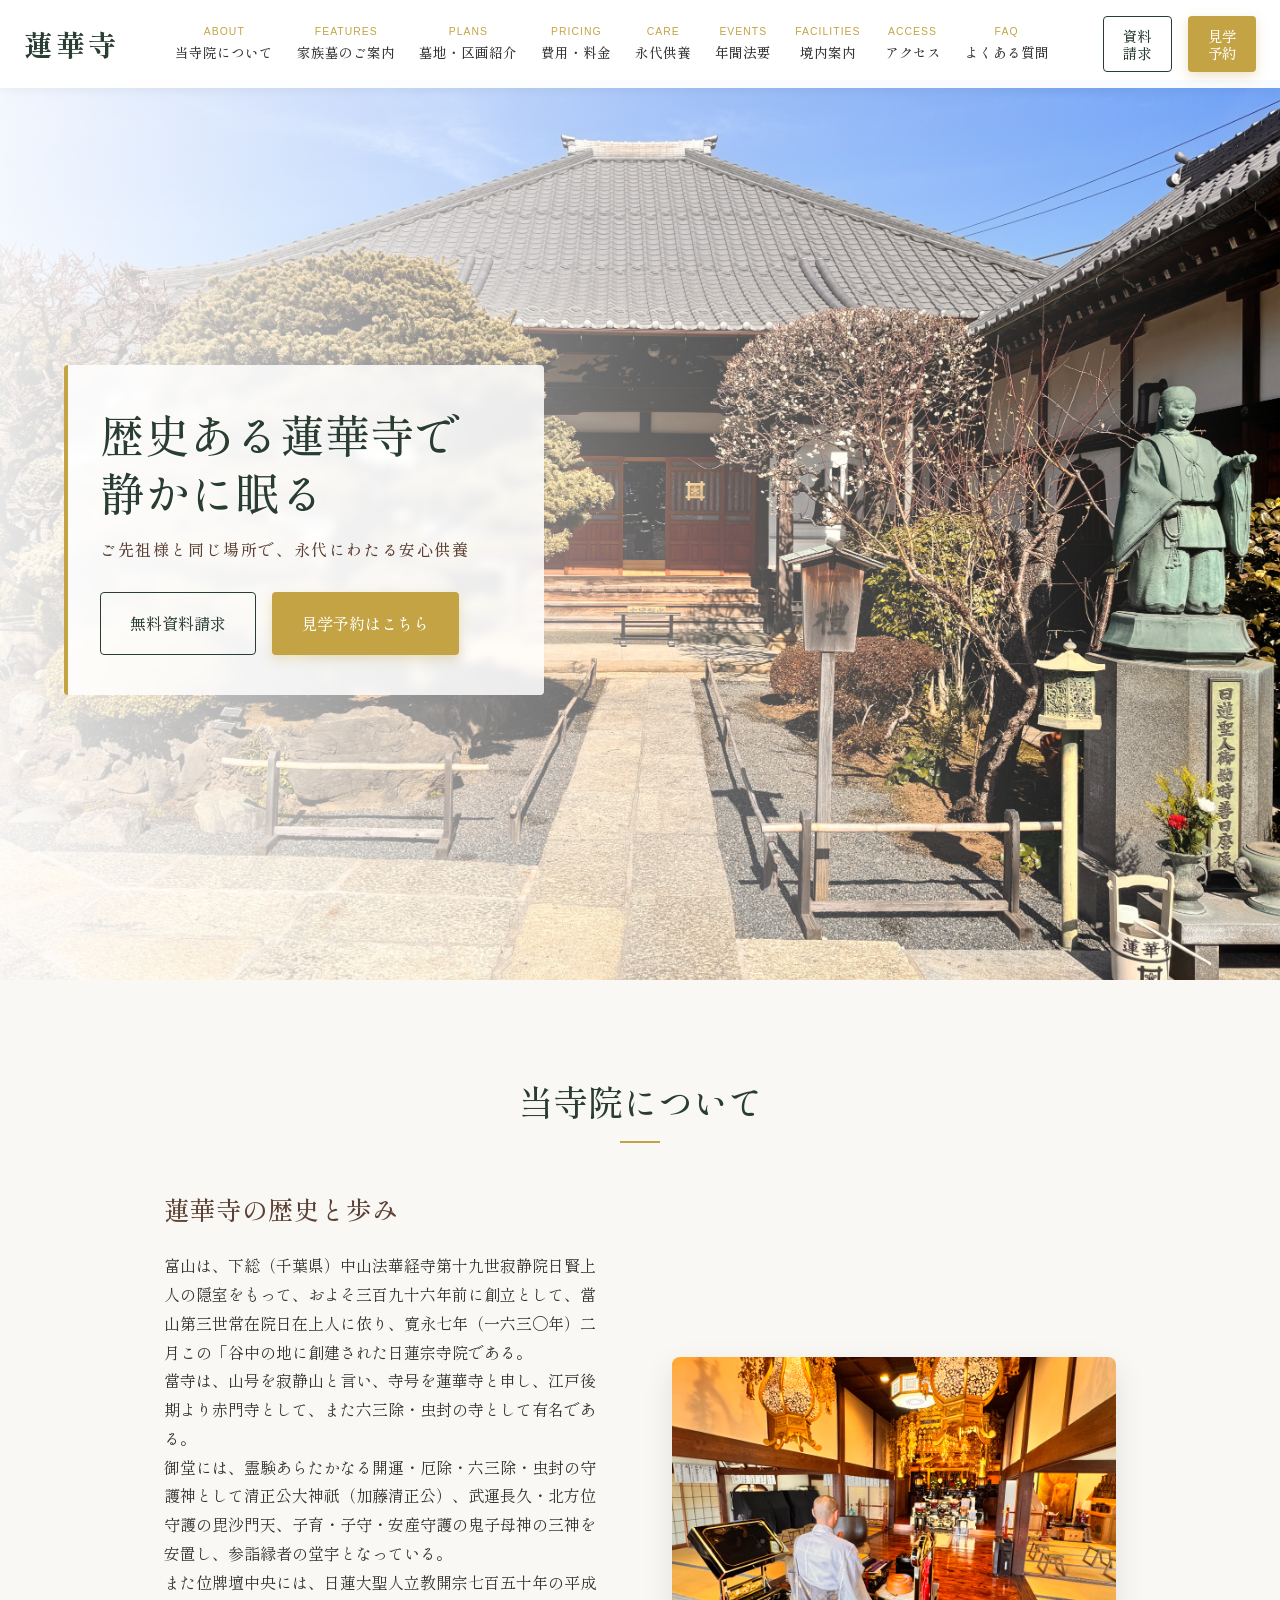
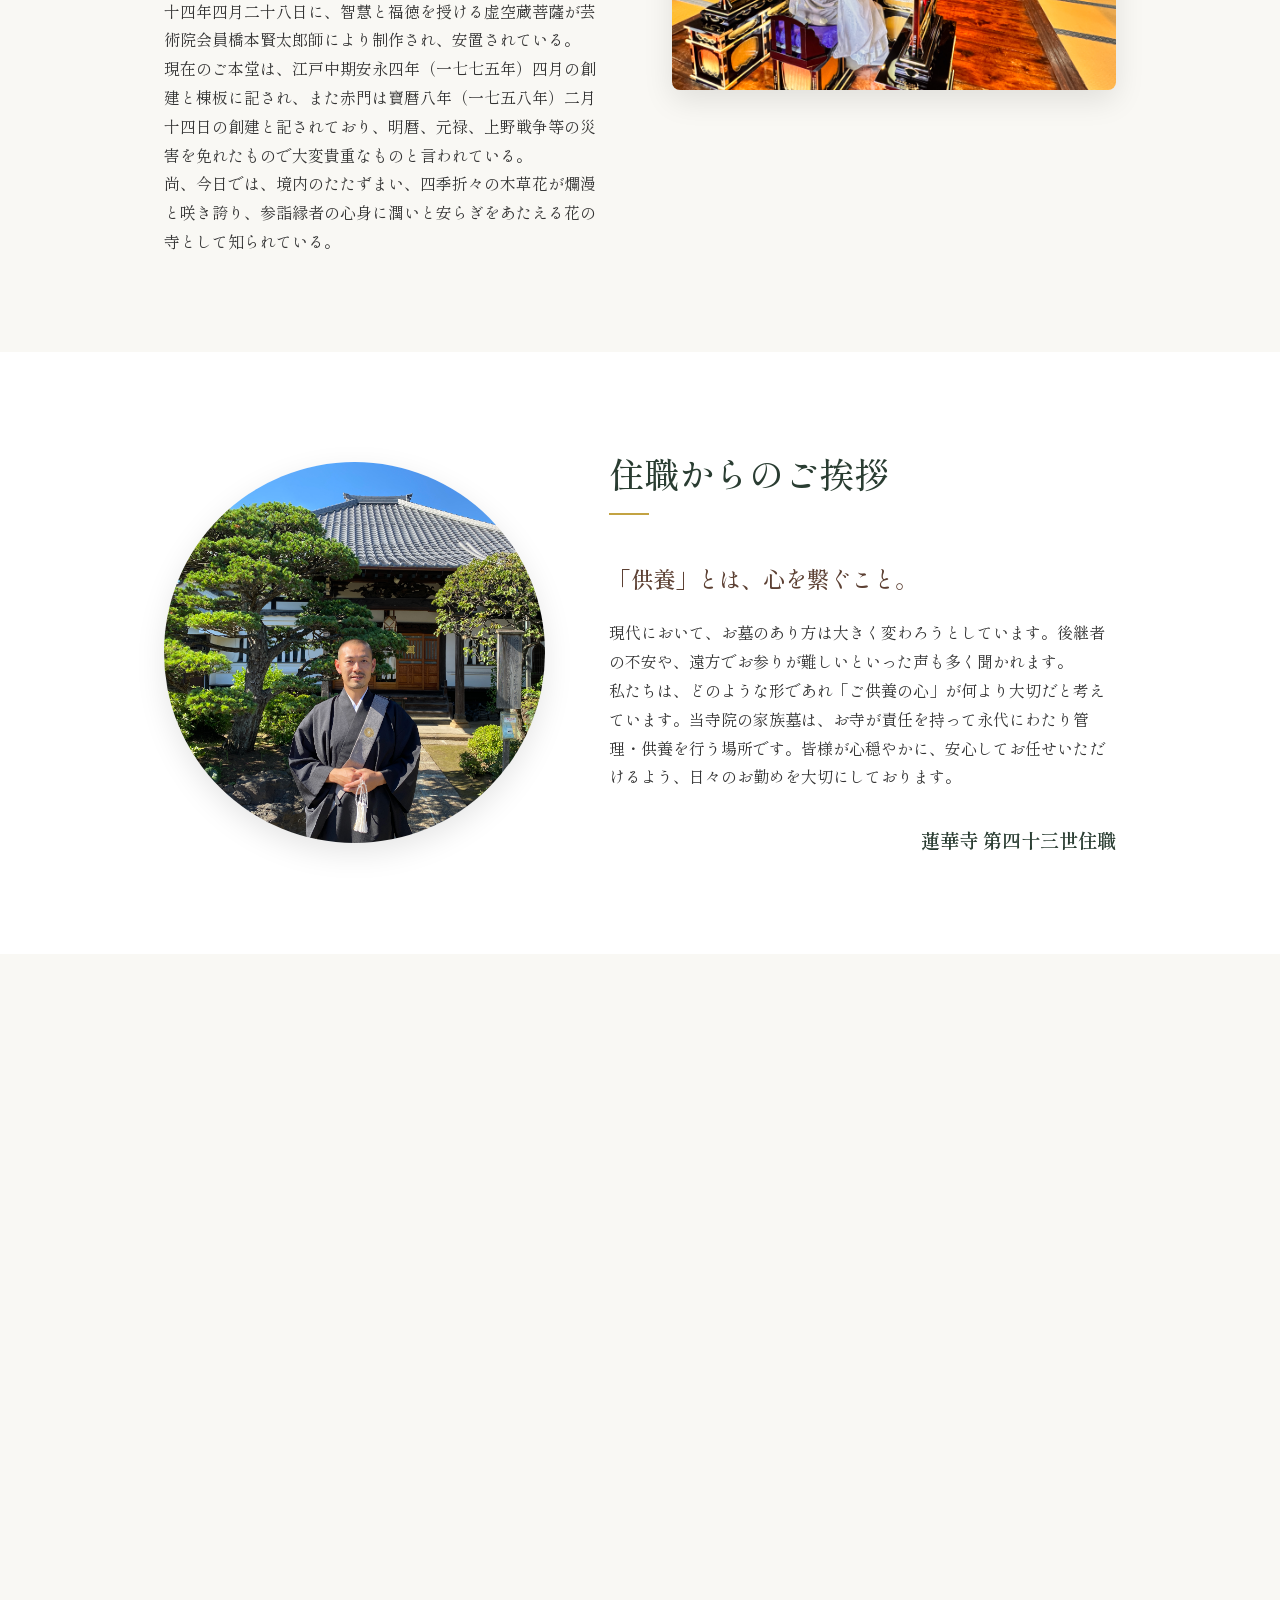
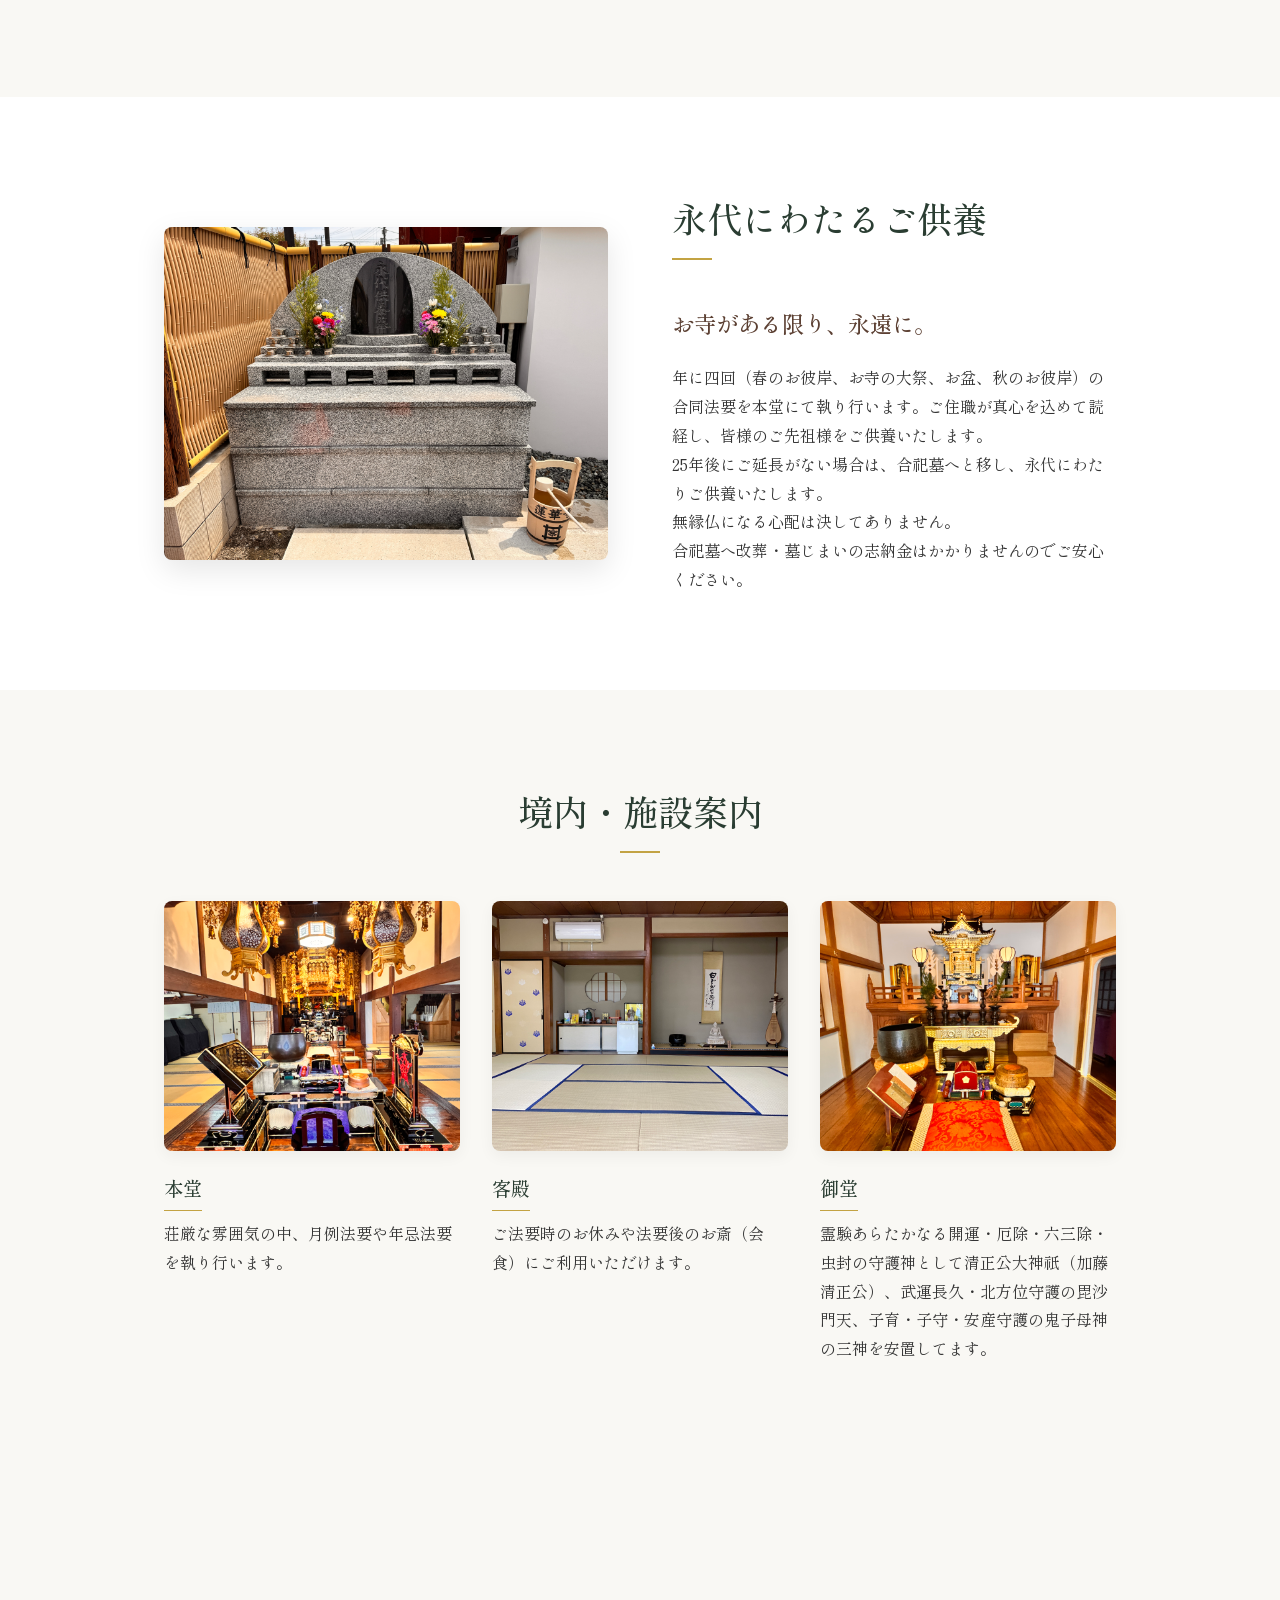
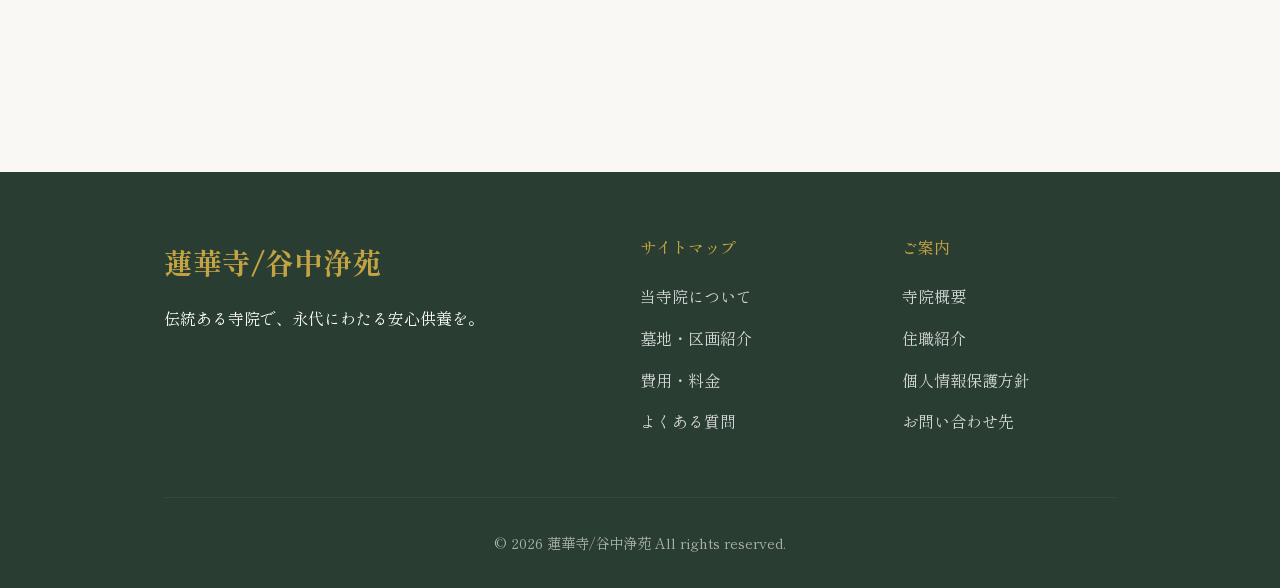
<file: index.html>
<!DOCTYPE html>
<html lang="ja">

<head>
    <meta charset="UTF-8">
    <meta name="viewport" content="width=device-width, initial-scale=1.0">
    <title>【公式】蓮華寺 谷中浄苑の家族墓 - 伝統ある寺院で安心の永代供養（台東区谷中）</title>
    <meta name="description" content="伝統ある寺院の境内にある家族墓の公式サイト。ご夫婦、ご家族で安心して眠れる永代供養付きのお墓です。">
    <link rel="stylesheet" href="styles.css?v=10">
    <!-- Google Fonts for Mincho -->
    <link rel="preconnect" href="https://fonts.googleapis.com">
    <link rel="preconnect" href="https://fonts.gstatic.com" crossorigin>
    <link href="https://fonts.googleapis.com/css2?family=Shippori+Mincho:wght@400;500;600;700&display=swap"
        rel="stylesheet">
</head>

<body>
    <header class="header">
        <div class="header-inner container fade-in">
            <a href="#" class="logo">
                <span class="logo-kanji">蓮華寺</span>
            </a>
            <nav class="global-nav">
                <ul>
                    <li><a href="#about"><span class="nav-en">ABOUT</span><span class="nav-ja">当寺院について</span></a></li>
                    <li><a href="#features"><span class="nav-en">FEATURES</span><span class="nav-ja">家族墓のご案内</span></a></li>
                    <li><a href="#plans"><span class="nav-en">PLANS</span><span class="nav-ja">墓地・区画紹介</span></a></li>
                    <li><a href="#pricing"><span class="nav-en">PRICING</span><span class="nav-ja">費用・料金</span></a></li>
                    <li><a href="#perpetual"><span class="nav-en">CARE</span><span class="nav-ja">永代供養</span></a></li>
                    <li><a href="#events"><span class="nav-en">EVENTS</span><span class="nav-ja">年間法要</span></a></li>
                    <li><a href="#facilities"><span class="nav-en">FACILITIES</span><span class="nav-ja">境内案内</span></a></li>
                    <li><a href="#access"><span class="nav-en">ACCESS</span><span class="nav-ja">アクセス</span></a></li>
                    <li><a href="#faq"><span class="nav-en">FAQ</span><span class="nav-ja">よくある質問</span></a></li>
                </ul>
            </nav>
            <div class="header-actions">
                <a href="#request" class="btn btn-outline btn-sm">資料<br>請求</a>
                <a href="#reserve" class="btn btn-primary btn-sm">見学<br>予約</a>
            </div>
            <button class="menu-toggle" aria-label="Menu" aria-expanded="false">
                <span></span><span></span><span></span>
            </button>
        </div>
    </header>
    <main>
        <!-- Hero Section -->
        <section class="hero fade-in">
            <div class="hero-bg" style="background-image: url('images/hero_bg.JPG');"></div>
            <div class="hero-content container">
                <div class="hero-text-box fade-in">
                    <h1 class="hero-catchphrase">
                        <span class="catch-main">歴史ある蓮華寺で<br>静かに眠る</span>
                        <span class="catch-sub">ご先祖様と同じ場所で、永代にわたる安心供養</span>
                    </h1>
                    <div class="hero-buttons">
                        <a href="#request" class="btn btn-outline btn-hero">無料資料請求</a>
                        <a href="#reserve" class="btn btn-primary btn-hero">見学予約はこちら</a>
                    </div>
                </div>
            </div>
        </section>
        <!-- Temple Intro -->
        <section id="about" class="section fade-in">
            <div class="container">
                <h2 class="section-title">当寺院について</h2>
                <div class="about-grid">
                    <div class="about-text">
                        <h3 class="about-subtitle">蓮華寺の歴史と歩み</h3>
                        <p>富山は、下総（千葉県）中山法華経寺第十九世寂静院日賢上人の隠室をもって、およそ三百九十六年前に創立として、當山第三世常在院日在上人に依り、寛永七年（一六三〇年）二月この「谷中の地に創建された日蓮宗寺院である。<br>
當寺は、山号を寂静山と言い、寺号を蓮華寺と申し、江戸後期より赤門寺として、また六三除・虫封の寺として有名である。<br>
御堂には、霊験あらたかなる開運・厄除・六三除・虫封の守護神として清正公大神祇（加藤清正公）、武運長久・北方位守護の毘沙門天、子育・子守・安産守護の鬼子母神の三神を安置し、参詣縁者の堂宇となっている。<br>
また位牌壇中央には、日蓮大聖人立教開宗七百五十年の平成十四年四月二十八日に、智慧と福徳を授ける虚空蔵菩薩が芸術院会員橋本賢太郎師により制作され、安置されている。<br>
現在のご本堂は、江戸中期安永四年（一七七五年）四月の創建と棟板に記され、また赤門は寶暦八年（一七五八年）二月十四日の創建と記されており、明暦、元禄、上野戦争等の災害を免れたもので大変貴重なものと言われている。<br>
尚、今日では、境内のたたずまい、四季折々の木草花が爛漫と咲き誇り、参詣縁者の心身に潤いと安らぎをあたえる花の寺として知られている。</p>
                    </div>
                    <div class="about-image">
                        <img src="images/hondou.JPG" alt="蓮華寺 本堂">
                    </div>
                </div>
            </div>
        </section>

        <!-- Priest Message -->
        <section id="message" class="section bg-light fade-in">
            <div class="container message-container">
                <div class="message-image">
                    <img src="images/priest_new.JPG" alt="住職">
                </div>
                <div class="message-text">
                    <h2 class="section-title text-left">住職からのご挨拶</h2>
                    <h3 class="message-catch">「供養」とは、心を繋ぐこと。</h3>
                    <p>現代において、お墓のあり方は大きく変わろうとしています。後継者の不安や、遠方でお参りが難しいといった声も多く聞かれます。</p>
                    <p>私たちは、どのような形であれ「ご供養の心」が何より大切だと考えています。当寺院の家族墓は、お寺が責任を持って永代にわたり管理・供養を行う場所です。皆様が心穏やかに、安心してお任せいただけるよう、日々のお勤めを大切にしております。
                    </p>
                    <p class="message-name">蓮華寺 第四十三世住職</p>
                </div>
            </div>
        </section>

        <!-- Features -->
        <section id="features" class="section fade-in">
            <div class="container">
                <h2 class="section-title">蓮華寺 家族墓 5つの特徴</h2>
                <div class="features-split">
                    <div class="features-image-wrapper fade-in">
                        <img src="images/kazokuhaka2.png" alt="蓮華寺 家族墓 外観" class="features-split-image">
                    </div>
                    <div class="features-list-wrapper">
                        <div class="feature-item-horizontal fade-in">
                            <span class="feature-item-num">一</span>
                            <div class="feature-item-content">
                                <h3>寺院が永代管理する安心感</h3>
                                <p>歴史あるお寺が責任を持って管理いたします。<br>無縁仏になるご心配はありません。</p>
                            </div>
                        </div>
                        <div class="feature-item-horizontal fade-in">
                            <span class="feature-item-num">二</span>
                            <div class="feature-item-content">
                                <h3>後継者不要</h3>
                                <p>お子様やご親族に負担をかけたくないという方に最適なプランです。</p>
                            </div>
                        </div>
                        <div class="feature-item-horizontal fade-in">
                            <span class="feature-item-num">三</span>
                            <div class="feature-item-content">
                                <h3>いつでもお参り可能</h3>
                                <p>お好きな時にいつでもお参りいただけます。<br>都心を忘れてしまうほど静かな環境です。</p>
                            </div>
                        </div>
                        <div class="feature-item-horizontal fade-in">
                            <span class="feature-item-num">四</span>
                            <div class="feature-item-content">
                                <h3>ご先祖様の墓所と近い安心</h3>
                                <p>境内に位置しているため、本堂の仏様やご先祖様のすぐそばで安らかに眠ることができます。</p>
                            </div>
                        </div>
                        <div class="feature-item-horizontal fade-in">
                            <span class="feature-item-num">五</span>
                            <div class="feature-item-content">
                                <h3>檀家でなくても利用可能</h3>
                                <p>過去の宗旨・宗派は問いません。檀家もしくは会員制からお選びいただけます。</p>
                            </div>
                        </div>
                    </div>
                </div>
            </div>
        </section>
        <!-- Plans Section -->
        <section id="plans" class="section bg-light fade-in">
            <div class="container">
                <h2 class="section-title">プラン・区画のご案内</h2>
                <div class="plans-grid">
                    <!-- Plan 1 -->
                    <div class="plan-card fade-in">
                        <div class="plan-header">合祀（ごうし）タイプ</div>
                        <div class="plan-body">
                            <div class="plan-price"><span>15</span>万円〜<span>（非課税）</span></div>
                            <ul class="plan-details">
                                <li>埋葬人数: 制限なし</li>
                                <li>特徴: 個別の埋葬期間はなく他の方と一緒に合祀墓に埋葬いたします。</li>
                                <li>年間管理費不要</li>
                            </ul>
                            <a href="#request" class="btn btn-outline plan-btn">詳細・資料請求</a>
                        </div>
                    </div>
                    <!-- Plan 2 -->
                    <div class="plan-card fade-in plan-featured">
                        <div class="plan-badge">人気プラン</div>
                        <div class="plan-header">家族墓1〜3霊用</div>
                        <div class="plan-body">
                            <div class="plan-price"><span>136</span>万円〜<span>（非課税）</span></div>
                            <ul class="plan-details">
                                <li>埋葬人数: 1〜3霊</li>
                                <li>特徴: 専用の容器に移し替え個別で埋葬いたします。安置期間は25年間・延長も可能です。（分骨や粉骨はいたしません。）<br>墓誌に俗名と法名を彫刻いたします。</li>
                                <li>護持費：12,000円/年×25年</li>
                            </ul>
                            <a href="#request" class="btn btn-primary plan-btn">詳細・資料請求</a>
                        </div>
                    </div>
                    <!-- Plan 3 -->
                    <div class="plan-card fade-in">
                        <div class="plan-header">家族墓1〜5霊用</div>
                        <div class="plan-body">
                            <div class="plan-price"><span>204</span><span class="small-decimal">.9</span>万円〜<span>（非課税）</span></div>
                            <ul class="plan-details">
                                <li>埋葬人数: 1〜5霊</li>
                                <li>特徴: 専用の容器に移し替え個別で埋葬いたします。安置期間は25年間・延長も可能です。（分骨や粉骨はいたしません。）<br>墓誌に俗名と法名を彫刻いたします。</li>
                                <li>護持費：12,000円/年×25年</li>
                            </ul>
                            <a href="#request" class="btn btn-outline plan-btn">詳細・資料請求</a>
                        </div>
                    </div>
                </div>
            </div>
        </section>

        <!-- Pricing Notice Section -->
        <section id="pricing" class="section fade-in">
            <div class="container text-center">
                <h2 class="section-title">安心の明瞭会計</h2>
                <p class="pricing-lead">お申し込みの前に法要のご希望などをヒヤリング。総費用の詳細をご提示します。</p>
            </div>
        </section>

        <!-- Perpetual Care -->
        <section id="perpetual" class="section bg-light fade-in">
            <div class="container">
                <div class="perpetual-grid">
                    <div class="perpetual-image">
                        <img src="images/eitai.JPG" alt="永代供養">
                    </div>
                    <div class="perpetual-text">
                        <h2 class="section-title text-left">永代にわたるご供養</h2>
                        <h3 class="perpetual-subtitle">お寺がある限り、永遠に。</h3>
                        <p>年に四回（春のお彼岸、お寺の大祭、お盆、秋のお彼岸）の合同法要を本堂にて執り行います。ご住職が真心を込めて読経し、皆様のご先祖様をご供養いたします。</p>
                        <p>25年後にご延長がない場合は、合祀墓へと移し、永代にわたりご供養いたします。<br>無縁仏になる心配は決してありません。<br>合祀墓へ改葬・墓じまいの志納金はかかりませんのでご安心ください。</p>
                    </div>
                </div>
            </div>
        </section>
        <!-- Facilities -->
        <section id="facilities" class="section fade-in">
            <div class="container text-center">
                <h2 class="section-title">境内・施設案内</h2>
                <div class="facilities-grid">
                    <div class="facility-item fade-in">
                        <div class="facility-img" style="background-image: url('images/hondou1.JPG');"></div>
                        <h3>本堂</h3>
                        <p>荘厳な雰囲気の中、月例法要や年忌法要を執り行います。</p>
                    </div>
                    <div class="facility-item fade-in">
                        <div class="facility-img" style="background-image: url('images/kyakukma.JPG');"></div>
                        <h3>客殿</h3>
                        <p>ご法要時のお休みや法要後のお斎（会食）にご利用いただけます。</p>
                    </div>
                    <div class="facility-item fade-in">
                        <div class="facility-img" style="background-image: url('images/odou.JPG');"></div>
                        <h3>御堂</h3>
                        <p>霊験あらたかなる開運・厄除・六三除・虫封の守護神として清正公大神祇（加藤清正公）、武運長久・北方位守護の毘沙門天、子育・子守・安産守護の鬼子母神の三神を安置してます。</p>
                    </div>
                </div>
            </div>
        </section>

        <!-- Testimonials -->
        <section id="testimonials" class="section bg-light fade-in">
            <div class="container">
                <h2 class="section-title">お客様の声</h2>
                <div class="testimonials-grid">
                    <div class="testimonial-card fade-in">
                        <p class="testimonial-text">「子供が遠方に住んでいるため、将来の負担をかけたくないと思いこちらを選びました。お寺が直接管理してくれるので、本当に安心しています。」</p>
                        <p class="testimonial-author">60代 ご夫婦</p>
                    </div>
                    <div class="testimonial-card fade-in">
                        <p class="testimonial-text">「自然あふれる環境に一目惚れしました。見学の際の住職の温かいお言葉にも救われ、ここなら主人も安らかに眠れると確信しました。」</p>
                        <p class="testimonial-author">70代 女性</p>
                    </div>
                    <div class="testimonial-card fade-in">
                        <p class="testimonial-text">「駅から近く、いつでも気軽にお参りに行けるのが良いです。本堂から聞こえる読経の声に心が洗われます。」</p>
                        <p class="testimonial-author">50代 男性</p>
                    </div>
                </div>
            </div>
        </section>
        <!-- Annual Events -->
        <section id="events" class="section fade-in">
            <div class="container">
                <h2 class="section-title">年間行事</h2>
                <div class="annual-events-wrapper">
                    <ul class="vertical-events-list">
                        <li class="vertical-event-item">
                            <span class="vertical-event-date">三月二十日</span>
                            <span class="vertical-event-name">春彼岸会</span>
                        </li>
                        <li class="vertical-event-item">
                            <span class="vertical-event-date">五月二十四日</span>
                            <span class="vertical-event-name">清正公大祭</span>
                        </li>
                        <li class="vertical-event-item">
                            <span class="vertical-event-date">七月二十三日</span>
                            <span class="vertical-event-name">盂蘭盆施餓鬼会</span>
                        </li>
                        <li class="vertical-event-item">
                            <span class="vertical-event-date">九月二十三日</span>
                            <span class="vertical-event-name">秋彼岸会</span>
                        </li>
                        <li class="vertical-event-item">
                            <span class="vertical-event-date">十月二十三日</span>
                            <span class="vertical-event-name">御会式</span>
                        </li>
                    </ul>
                </div>
            </div>
        </section>

        <!-- FAQ -->
        <section id="faq" class="section bg-light fade-in">
            <div class="container">
                <h2 class="section-title">よくある質問</h2>
                <div class="faq-container">
                    <div class="faq-item">
                        <button class="faq-q">宗派は問われますか？<span class="faq-icon">+</span></button>
                        <div class="faq-a">
                            <p>過去の宗旨・宗派は一切問いません。どなたでもご利用いただけます。</p>
                        </div>
                    </div>
                    <div class="faq-item">
                        <button class="faq-q">檀家になる必要はありますか？<span class="faq-icon">+</span></button>
                        <div class="faq-a">
                            <p>お申込みにあたり檀家になっていただく義務はございません。ご寄付の強要もありませんのでご安心ください。</p>
                        </div>
                    </div>
                    <div class="faq-item">
                        <button class="faq-q">管理費はかかりますか？<span class="faq-icon">+</span></button>
                        <div class="faq-a">
                            <p>ご契約後にかかる年間管理費は一切不要です。</p>
                        </div>
                    </div>
                    <div class="faq-item">
                        <button class="faq-q">ご遺骨がなくても申し込めますか？<span class="faq-icon">+</span></button>
                        <div class="faq-a">
                            <p>はい、生前のお申込みも多数承っております。</p>
                        </div>
                    </div>
                    <div class="faq-item">
                        <button class="faq-q">将来の費用負担はありますか？<span class="faq-icon">+</span></button>
                        <div class="faq-a">
                            <p>お支払いいただく金額は初回の総額のみとなりますので、将来のご家族様に負担をおかけすることはありません。</p>
                        </div>
                    </div>
                </div>
            </div>
        </section>

        <!-- Forms -->
        <section id="contact" class="section fade-in">
            <style>
                .forms-wrapper { display: grid; grid-template-columns: 1fr 1fr; gap: 2rem; max-width: 900px; margin: 0 auto; }
                .form-box { background: #fff; padding: 2rem; border-radius: 8px; box-shadow: 0 5px 15px rgba(0,0,0,0.1); border-top: 4px solid var(--color-gold); }
                @media (max-width: 768px) { .forms-wrapper { grid-template-columns: 1fr; } }
            </style>
            
            <div class="container">
                <div class="forms-wrapper">
                    <!-- Request Form Box -->
                    <div id="request" class="form-box">
                        <h3>資料請求</h3>
                        <p>詳しいパンフレットを無料でお届けします。</p>
                        
                        <!-- Toggle Button -->
                        <button type="button" class="btn btn-outline form-toggle-trigger" onclick="toggleFormPanel('request-form')" style="width: 100%; margin-top: 1rem;">入力フォームを表示する</button>
                        
                        <form id="request-form" action="https://api.web3forms.com/submit" method="POST" class="contact-form" style="display: none; margin-top: 1.5rem; border-top: 1px dotted #ccc; padding-top: 1.5rem;">
                            <input type="hidden" name="access_key" value="1650b2eb-3535-40d3-b7de-6c847b0ec445">
                            <input type="hidden" name="subject" value="【蓮華寺 谷中浄苑】資料請求">
                            <input type="hidden" name="from_name" value="蓮華寺 谷中浄苑 Webサイト">
                            
                            <input type="text" name="お名前" placeholder="お名前" required>
                            <input type="text" name="ふりがな" placeholder="ふりがな" required>
                            <input type="email" name="メールアドレス" placeholder="メールアドレス" required>
                            <input type="text" name="郵便番号" placeholder="郵便番号（例：123-4567）" required>
                            <input type="text" name="送付先住所" placeholder="送付先住所" required>
                            <input type="tel" name="電話番号" placeholder="電話番号" required>
                            
                            <div class="form-checkbox-group" style="text-align: left; margin-bottom: 1.2rem;">
                                <label style="display: flex; align-items: center; gap: 0.5rem; font-size: 0.95rem; cursor: pointer;">
                                    <input type="checkbox" name="仏様の有無" value="あり" style="width: auto; margin-bottom: 0; height: 18px; width: 18px; cursor: pointer;"> 仏様（ご遺骨）あり
                                </label>
                            </div>
                            <textarea name="備考欄" placeholder="ご質問やご要望がございましたらご記入ください（備考欄）" rows="4" style="width: 100%; padding: 1rem; border: 1px solid #ccc; border-radius: 4px; font-family: inherit; font-size: 1rem; margin-bottom: 1rem; resize: vertical;"></textarea>
                            <button type="submit" class="btn btn-outline">資料を請求する</button>
                        </form>
                    </div>

                    <!-- Reserve Form Box -->
                    <div id="reserve" class="form-box">
                        <h3>見学予約</h3>
                        <p>実際の区画をご案内いたします。</p>
                        
                        <!-- Toggle Button -->
                        <button type="button" class="btn btn-primary form-toggle-trigger" onclick="toggleFormPanel('reserve-form')" style="width: 100%; margin-top: 1rem;">入力フォームを表示する</button>
                        
                        <form id="reserve-form" action="https://api.web3forms.com/submit" method="POST" class="contact-form" style="display: none; margin-top: 1.5rem; border-top: 1px dotted #ccc; padding-top: 1.5rem;">
                            <input type="hidden" name="access_key" value="1650b2eb-3535-40d3-b7de-6c847b0ec445">
                            <input type="hidden" name="subject" value="【蓮華寺 谷中浄苑】見学予約">
                            <input type="hidden" name="from_name" value="蓮華寺 谷中浄苑 Webサイト">
                            
                            <input type="text" name="お名前" placeholder="お名前" required>
                            <input type="text" name="ふりがな" placeholder="ふりがな" required>
                            <input type="email" name="メールアドレス" placeholder="メールアドレス" required>
                            <input type="text" name="郵便番号" placeholder="郵便番号（例：123-4567）" required>
                            <input type="text" name="住所" placeholder="ご住所" required>
                            <input type="tel" name="電話番号" placeholder="電話番号" required>
                            
                            <div class="form-checkbox-group" style="text-align: left; margin-bottom: 1.2rem;">
                                <label style="display: flex; align-items: center; gap: 0.5rem; font-size: 0.95rem; cursor: pointer;">
                                    <input type="checkbox" name="仏様の有無" value="あり" style="width: auto; margin-bottom: 0; height: 18px; width: 18px; cursor: pointer;"> 仏様（ご遺骨）あり
                                </label>
                            </div>

                            <!-- 第1希望日 -->
                            <div class="datetime-group" style="text-align: left; margin-bottom: 1rem;">
                                <label style="display: block; font-weight: bold; margin-bottom: 0.5rem; color: var(--color-dark-green); font-size: 0.95rem;">第1希望日時 <span style="color: #b71c1c; font-size: 0.8rem; vertical-align: middle;">(必須)</span></label>
                                <div style="display: flex; gap: 1rem;">
                                    <input type="date" name="第1希望日_日にち" required style="flex: 2; margin-bottom: 0;">
                                    <select name="第1希望日_時間帯" required style="flex: 1.5; padding: 1rem; border: 1px solid #ccc; border-radius: 4px; font-family: inherit; font-size: 1rem; cursor: pointer;">
                                        <option value="" disabled selected>時間を選択</option>
                                        <option value="10:00〜11:00">10:00〜11:00</option>
                                        <option value="11:00〜12:00">11:00〜12:00</option>
                                        <option value="12:00〜13:00">12:00〜13:00</option>
                                        <option value="13:00〜14:00">13:00〜14:00</option>
                                        <option value="14:00〜15:00">14:00〜15:00</option>
                                        <option value="15:00〜16:00">15:00〜16:00</option>
                                    </select>
                                </div>
                            </div>

                            <!-- 第2希望日 -->
                            <div class="datetime-group" style="text-align: left; margin-bottom: 1.2rem;">
                                <label style="display: block; font-weight: bold; margin-bottom: 0.5rem; color: var(--color-dark-green); font-size: 0.95rem;">第2希望日時 <span style="color: #666; font-size: 0.8rem; font-weight: normal; vertical-align: middle;">(任意)</span></label>
                                <div style="display: flex; gap: 1rem;">
                                    <input type="date" name="第2希望日_日にち" style="flex: 2; margin-bottom: 0;">
                                    <select name="第2希望日_時間帯" style="flex: 1.5; padding: 1rem; border: 1px solid #ccc; border-radius: 4px; font-family: inherit; font-size: 1rem; cursor: pointer;">
                                        <option value="" selected>時間を選択</option>
                                        <option value="10:00〜11:00">10:00〜11:00</option>
                                        <option value="11:00〜12:00">11:00〜12:00</option>
                                        <option value="12:00〜13:00">12:00〜13:00</option>
                                        <option value="13:00〜14:00">13:00〜14:00</option>
                                        <option value="14:00〜15:00">14:00〜15:00</option>
                                        <option value="15:00〜16:00">15:00〜16:00</option>
                                    </select>
                                </div>
                            </div>
                            
                            <textarea name="備考欄" placeholder="ご質問やご要望がございましたらご記入ください（備考欄）" rows="4" style="width: 100%; padding: 1rem; border: 1px solid #ccc; border-radius: 4px; font-family: inherit; font-size: 1rem; margin-bottom: 1rem; resize: vertical;"></textarea>
                            <button type="submit" class="btn btn-primary">見学を予約する</button>
                        </form>
                    </div>
                </div>
            </div>
        </section>

        <!-- Access -->
        <section id="access" class="section bg-light fade-in">
            <div class="container">
                <h2 class="section-title">アクセス</h2>
                <div class="access-grid">
                    <div class="access-info">
                        <h3>蓮華寺/谷中浄苑</h3>
                        <p>〒110-0001<br>東京都台東区谷中4-3-1</p>
                        <ul>
                            <li><strong>電車でお越しの方：</strong><br>千代田線「根津駅」から徒歩8分</li>
                            <li><strong>バスでお越しの方：</strong><br>めぐりんバス「谷中六丁目」バス停下車すぐ</li>
                            <li><strong>お車でお越しの方：</strong><br>無料駐車場がございます。</li>
                        </ul>
                        <div class="access-contact">
                            <div style="margin-bottom: 1rem;">
                                <a href="tel:03-3828-5903" class="tel-link" style="margin-bottom: 0;">03-3828-5903</a>
                                <div style="font-size: 1.1rem; color: var(--color-dark-green); margin-top: 0.5rem; font-weight: bold;">担当携帯: <a href="tel:090-8414-5903" style="color: inherit; text-decoration: none;">090-8414-5903</a></div>
                            </div>
                            <a href="https://lin.ee/nJThfvG" target="_blank" rel="noopener noreferrer" class="btn btn-primary line-btn" style="border:none;">LINEで相談する</a>
                        </div>
                    </div>
                    <div class="access-map">
                        <iframe src="https://maps.google.com/maps?q=%E6%9D%B1%E4%BA%AC%E9%83%BD%E5%8F%B0%E6%9D%B1%E5%8C%BA%E8%B0%B7%E4%B8%AD4-3-1&t=&z=15&ie=UTF8&iwloc=&output=embed" width="100%" height="100%" style="border:0; min-height: 350px; border-radius: 8px;" allowfullscreen="" loading="lazy"></iframe>
                    </div>
                </div>
            </div>
        </section>
    </main>
    <footer class="footer">
        <div class="container">
            <div class="footer-grid">
                <div class="footer-col">
                    <div class="footer-logo">蓮華寺/谷中浄苑</div>
                    <p>伝統ある寺院で、永代にわたる安心供養を。</p>
                </div>
                <div class="footer-col">
                    <h4>サイトマップ</h4>
                    <ul>
                        <li><a href="#about">当寺院について</a></li>
                        <li><a href="#plans">墓地・区画紹介</a></li>
                        <li><a href="#pricing">費用・料金</a></li>
                        <li><a href="#faq">よくある質問</a></li>
                    </ul>
                </div>
                <div class="footer-col">
                    <h4>ご案内</h4>
                    <ul>
                        <li><a href="#">寺院概要</a></li>
                        <li><a href="#">住職紹介</a></li>
                        <li><a href="#">個人情報保護方針</a></li>
                        <li><a href="#access">お問い合わせ先</a></li>
                    </ul>
                </div>
            </div>
            <div class="footer-bottom">
                &copy; 2026 蓮華寺/谷中浄苑 All rights reserved.
            </div>
        </div>
    </footer>

    <!-- Mobile Fixed CTA -->
    <div class="fixed-cta">
        <a href="tel:03-3828-5903" class="cta-tel">お電話</a>
        <a href="#request" class="cta-request">資料請求</a>
        <a href="#reserve" class="cta-reserve">見学予約</a>
    </div>
    <script src="script.js?v=2"></script>
    <script>
        // Function to toggle form panel visibility
        function toggleFormPanel(formId, action) {
            const form = document.getElementById(formId);
            if (!form) return;
            
            const isRequest = formId === 'request-form';
            const triggerBtn = isRequest 
                ? document.querySelector('#request .form-toggle-trigger')
                : document.querySelector('#reserve .form-toggle-trigger');
                
            let show = action;
            if (show === undefined) {
                show = form.style.display === 'none';
            }
            
            if (show) {
                form.style.display = 'block';
                if (triggerBtn) {
                    triggerBtn.textContent = '入力フォームを閉じる';
                    if (isRequest) {
                        triggerBtn.classList.remove('btn-outline');
                        triggerBtn.classList.add('btn-primary');
                    } else {
                        triggerBtn.classList.remove('btn-primary');
                        triggerBtn.classList.add('btn-outline');
                    }
                }

                // Smooth scroll to the target box with header offset consideration
                setTimeout(() => {
                    const targetId = isRequest ? 'request' : 'reserve';
                    const targetEl = document.getElementById(targetId);
                    if (targetEl) {
                        const header = document.querySelector('.header');
                        const headerHeight = header ? header.offsetHeight : 80;
                        const elementPosition = targetEl.getBoundingClientRect().top + window.scrollY;
                        const offsetPosition = elementPosition - headerHeight - 20; // 20px padding

                        window.scrollTo({
                            top: offsetPosition,
                            behavior: 'smooth'
                        });
                    }
                }, 150);
            } else {
                form.style.display = 'none';
                if (triggerBtn) {
                    triggerBtn.textContent = '入力フォームを表示する';
                    if (isRequest) {
                        triggerBtn.classList.remove('btn-primary');
                        triggerBtn.classList.add('btn-outline');
                    } else {
                        triggerBtn.classList.remove('btn-outline');
                        triggerBtn.classList.add('btn-primary');
                    }
                }
            }
        }

        document.addEventListener('DOMContentLoaded', () => {
            // Setup Web3Forms redirects
            const forms = document.querySelectorAll('form[action="https://api.web3forms.com/submit"]');
            forms.forEach(form => {
                if (!form.querySelector('input[name="redirect"]')) {
                    const redirectInput = document.createElement('input');
                    redirectInput.type = 'hidden';
                    redirectInput.name = 'redirect';
                    const cleanUrl = window.location.protocol + '//' + window.location.host + window.location.pathname;
                    const currentDir = cleanUrl.substring(0, cleanUrl.lastIndexOf('/') + 1);
                    redirectInput.value = currentDir + 'thanks.html';
                    form.appendChild(redirectInput);
                }
            });

            // Intercept clicks on links targeting #request or #reserve
            document.querySelectorAll('a[href^="#request"], a[href^="#reserve"]').forEach(link => {
                link.addEventListener('click', (e) => {
                    const href = link.getAttribute('href');
                    if (href === '#request') {
                        e.preventDefault();
                        toggleFormPanel('request-form', true);
                    } else if (href === '#reserve') {
                        e.preventDefault();
                        toggleFormPanel('reserve-form', true);
                    }
                });
            });

            // Check URL hash on page load
            if (window.location.hash === '#request') {
                setTimeout(() => toggleFormPanel('request-form', true), 300);
            } else if (window.location.hash === '#reserve') {
                setTimeout(() => toggleFormPanel('reserve-form', true), 300);
            }
        });
    </script>
</body>

</html>
</file>
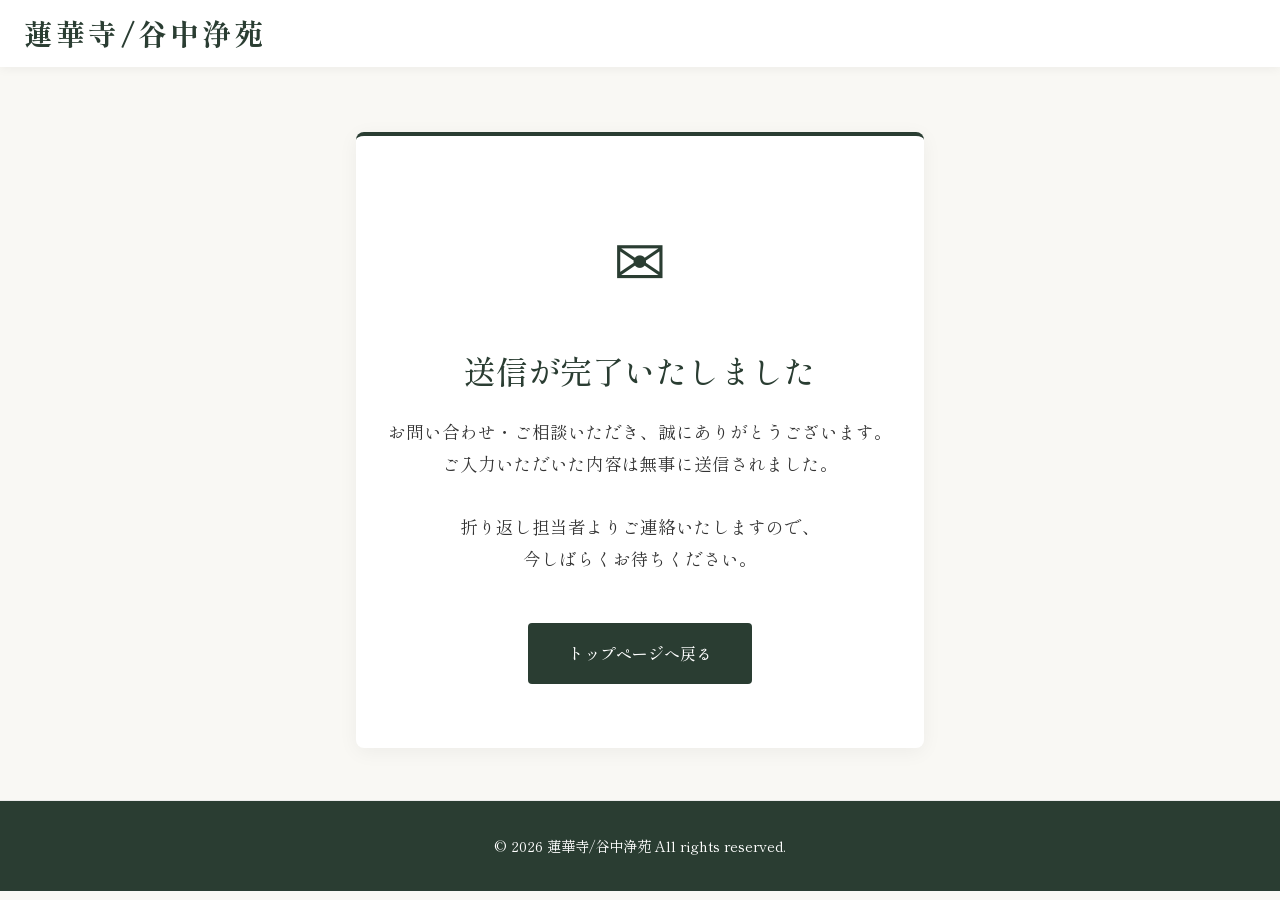
<file: thanks.html>
<!DOCTYPE html>
<html lang="ja">
<head>
    <meta charset="UTF-8">
    <meta name="viewport" content="width=device-width, initial-scale=1.0">
    <title>送信完了 | 蓮華寺/谷中浄苑</title>
    <link rel="stylesheet" href="styles.css?v=10">
    <link rel="preconnect" href="https://fonts.googleapis.com">
    <link rel="preconnect" href="https://fonts.gstatic.com" crossorigin>
    <link href="https://fonts.googleapis.com/css2?family=Shippori+Mincho:wght@400;500;600;700&display=swap" rel="stylesheet">
    <style>
        .thanks-container {
            min-height: 80vh;
            display: flex;
            align-items: center;
            justify-content: center;
            text-align: center;
            padding: 2rem;
            margin-top: 80px; /* Header offset */
        }
        .thanks-box {
            max-width: 600px;
            background: #fff;
            padding: 4rem 2rem;
            border-radius: 8px;
            box-shadow: 0 4px 20px rgba(0,0,0,0.05);
            border-top: 4px solid var(--color-dark-green);
        }
        .thanks-icon {
            font-size: 4rem;
            color: var(--color-dark-green);
            margin-bottom: 2rem;
        }
        .thanks-title {
            font-family: var(--font-serif);
            font-size: 2rem;
            color: var(--color-dark-green);
            margin-bottom: 1.5rem;
            font-weight: 500;
        }
        .thanks-text {
            font-size: 1.1rem;
            line-height: 1.8;
            color: var(--color-text-main);
            margin-bottom: 3rem;
        }
        .btn-back {
            display: inline-block;
            background-color: var(--color-dark-green);
            color: #fff !important;
            padding: 1rem 2.5rem;
            border-radius: 4px;
            font-weight: 500;
            transition: opacity 0.3s;
        }
        .btn-back:hover {
            opacity: 0.9;
        }
    </style>
</head>
<body>
    <header class="header">
        <div class="header-inner container">
            <a href="index.html" class="logo">
                <span class="logo-kanji">蓮華寺/谷中浄苑</span>
            </a>
        </div>
    </header>

    <main>
        <section class="thanks-container">
            <div class="thanks-box">
                <div class="thanks-icon">✉</div>
                <h1 class="thanks-title">送信が完了いたしました</h1>
                <p class="thanks-text">
                    お問い合わせ・ご相談いただき、誠にありがとうございます。<br>
                    ご入力いただいた内容は無事に送信されました。<br><br>
                    折り返し担当者よりご連絡いたしますので、<br>
                    今しばらくお待ちください。
                </p>
                <a href="index.html" class="btn-back">トップページへ戻る</a>
            </div>
        </section>
    </main>

    <footer class="footer" style="padding: 2rem 0; text-align: center; font-size: 0.9rem; border-top: 1px solid #eaeaea;">
        <div class="container">
            &copy; 2026 蓮華寺/谷中浄苑 All rights reserved.
        </div>
    </footer>
</body>
</html>
</file>
<file: styles.css>
:root {
  /* Colors */
  --color-white: #ffffff;
  --color-dark-green: #2a3d32;
  --color-brown: #5c4033;
  --color-gold: #c3a343;
  --color-bg-light: #f9f8f4; /* Off-white / paper texture feel */
  --color-text: #333333;
  --color-text-light: #666666;
  
  /* Fonts */
  --font-mincho: 'Shippori Mincho', serif;
  
  /* Dimensions */
  --section-padding-y: 6rem;
  --section-padding-x: 1.5rem;
  --container-max-width: 1000px;
}

/* Reset & Base Styles */
* {
  margin: 0;
  padding: 0;
  box-sizing: border-box;
}

body {
  font-family: var(--font-mincho);
  color: var(--color-text);
  background-color: var(--color-bg-light);
  line-height: 1.8;
  font-size: 16px;
  -webkit-font-smoothing: antialiased;
}

h1, h2, h3, h4, h5, h6 {
  font-weight: 500;
  color: var(--color-dark-green);
  line-height: 1.4;
}

a {
  text-decoration: none;
  color: inherit;
  transition: color 0.3s ease;
}

ul {
  list-style: none;
}

img {
  max-width: 100%;
  height: auto;
  display: block;
}

/* Utility */
.container {
  max-width: var(--container-max-width);
  margin: 0 auto;
  padding: 0 var(--section-padding-x);
}

.section {
  padding: var(--section-padding-y) 0;
}

.text-center {
  text-align: center;
}

/* Animations */
.fade-in {
  opacity: 0;
  transform: translateY(30px);
  transition: opacity 1s cubic-bezier(0.2, 0.8, 0.2, 1), transform 1s cubic-bezier(0.2, 0.8, 0.2, 1);
}

.fade-in.is-visible {
  opacity: 1;
  transform: translateY(0);
}

/* Buttons */
.btn {
  display: inline-block;
  padding: 1rem 2.5rem;
  font-size: 1.1rem;
  font-weight: 500;
  border-radius: 4px;
  cursor: pointer;
  transition: all 0.3s ease;
  border: 1px solid transparent;
  text-align: center;
}

.btn-primary {
  background-color: var(--color-gold);
  color: var(--color-white);
  box-shadow: 0 4px 12px rgba(195, 163, 67, 0.3);
}

.btn-primary:hover {
  background-color: #b3923a;
  box-shadow: 0 6px 16px rgba(195, 163, 67, 0.4);
  transform: translateY(-2px);
}

.btn-outline {
  background-color: transparent;
  border-color: var(--color-dark-green);
  color: var(--color-dark-green);
}

.btn-outline:hover {
  background-color: var(--color-dark-green);
  color: var(--color-white);
}

/* Section Titles */
.section-title {
  font-size: 2.2rem;
  margin-bottom: 3rem;
  text-align: center;
  position: relative;
  color: var(--color-dark-green);
}

.section-title::after {
  content: '';
  display: block;
  width: 40px;
  height: 2px;
  background-color: var(--color-gold);
  margin: 1rem auto 0;
}

/* Header */
.header {
  position: fixed;
  top: 0;
  left: 0;
  width: 100%;
  background-color: rgba(255, 255, 255, 0.95);
  box-shadow: 0 2px 10px rgba(0, 0, 0, 0.05);
  z-index: 1000;
  transition: all 0.3s ease;
}

.header-inner {
  display: flex;
  align-items: center;
  justify-content: space-between;
  padding-top: 1rem;
  padding-bottom: 1rem;
  max-width: 1400px;
}

.logo {
  display: flex;
  flex-direction: column;
  color: var(--color-dark-green);
}

.logo-kanji {
  font-size: 1.8rem;
  font-weight: 700;
  letter-spacing: 0.2rem;
  line-height: 1.2;
}

.logo-sub {
  font-size: 0.85rem;
  letter-spacing: 0.1rem;
  color: var(--color-gold);
}

.global-nav ul {
  display: flex;
  gap: 1.5rem;
}

.global-nav a {
  font-size: 0.9rem;
  font-weight: 500;
  color: var(--color-text);
  position: relative;
  display: flex;
  flex-direction: column;
  align-items: center;
  text-align: center;
  line-height: 1.4;
}

.nav-en {
  font-size: 0.65rem;
  color: var(--color-gold);
  letter-spacing: 0.1em;
  font-family: sans-serif;
  margin-bottom: 0.2rem;
}

.nav-ja {
  font-size: 0.85rem;
}

.global-nav a::after {
  content: '';
  position: absolute;
  bottom: -4px;
  left: 0;
  width: 0;
  height: 1px;
  background-color: var(--color-gold);
  transition: width 0.3s ease;
}

.global-nav a:hover::after {
  width: 100%;
}

.header-actions {
  display: flex;
  gap: 1rem;
  align-items: center;
}

.btn-sm {
  padding: 0.6rem 1.2rem;
  font-size: 0.9rem;
  line-height: 1.2;
}

.menu-toggle {
  display: none;
  background: none;
  border: none;
  cursor: pointer;
  flex-direction: column;
  gap: 5px;
}

.menu-toggle span {
  display: block;
  width: 25px;
  height: 2px;
  background-color: var(--color-dark-green);
  transition: all 0.3s ease;
}

/* Hero Section */
.hero {
  position: relative;
  height: 100vh;
  min-height: 600px;
  display: flex;
  align-items: center;
  margin-top: 80px; /* Offset for header */
  overflow: hidden;
}

.hero-bg {
  position: absolute;
  top: 0;
  left: 0;
  width: 100%;
  height: 100%;
  background-size: cover;
  background-position: center;
  transform: scale(1.05); /* Slight zoom for parallax/ken burns, or just breathing room */
  animation: bgZoom 20s ease-out forwards;
}

.hero-bg::after {
  content: '';
  position: absolute;
  top: 0;
  left: 0;
  width: 100%;
  height: 100%;
  background: linear-gradient(to right, rgba(255,255,255,0.9) 0%, rgba(255,255,255,0.4) 50%, rgba(0,0,0,0) 100%);
}

@keyframes bgZoom {
  0% { transform: scale(1.05); }
  100% { transform: scale(1.0); }
}

.hero-content {
  position: relative;
  z-index: 10;
  width: 100%;
}

.hero-text-box {
  max-width: 480px;
  margin-right: auto;
  margin-left: -100px;
  background: rgba(255, 255, 255, 0.85);
  backdrop-filter: blur(5px);
  padding: 2.5rem 2rem;
  border-radius: 4px;
  border-left: 4px solid var(--color-gold);
}

.hero-catchphrase {
  display: flex;
  flex-direction: column;
  gap: 1rem;
  margin-bottom: 2rem;
}

.catch-main {
  font-size: 2.8rem;
  line-height: 1.3;
  color: var(--color-dark-green);
  text-shadow: 1px 1px 2px rgba(255,255,255,0.8);
}

.catch-sub {
  font-size: 1rem;
  color: var(--color-brown);
  font-weight: 500;
  letter-spacing: 0.1em;
}

.hero-buttons {
  display: flex;
  gap: 1rem;
  flex-wrap: wrap;
}

.btn-hero {
  padding: 1rem 1.8rem;
  font-size: 1rem;
}

/* About Section */
.about-grid {
  display: grid;
  grid-template-columns: 1fr 1fr;
  gap: 4rem;
  align-items: center;
}

.about-subtitle {
  font-size: 1.6rem;
  margin-bottom: 1.5rem;
  color: var(--color-brown);
}

.about-image img {
  border-radius: 8px;
  box-shadow: 0 10px 30px rgba(0,0,0,0.1);
}

/* Priest Message Section */
.bg-light {
  background-color: var(--color-white);
}

.message-container {
  display: flex;
  gap: 4rem;
  align-items: center;
}

.message-image {
  flex: 0 0 40%;
}

.message-image img {
  width: 100%;
  aspect-ratio: 1 / 1;
  object-fit: cover;
  object-position: center;
  border-radius: 50%;
  box-shadow: 0 10px 30px rgba(0,0,0,0.1);
}

.message-text .section-title {
  text-align: left;
}

.message-text .section-title::after {
  margin: 1rem 0 0;
}

.message-catch {
  font-size: 1.4rem;
  color: var(--color-brown);
  margin-bottom: 1.5rem;
}

.message-name {
  margin-top: 2rem;
  font-size: 1.2rem;
  font-weight: 600;
  text-align: right;
  color: var(--color-dark-green);
}

/* Features Section */
/* Features Section (Redesigned split layout with image) */
.features-split {
  display: grid;
  grid-template-columns: 1fr 1.2fr;
  gap: 4rem;
  align-items: center;
  margin-top: 3rem;
}

.features-image-wrapper {
  width: 100%;
}

.features-split-image {
  width: 100%;
  height: auto;
  aspect-ratio: 1 / 1;
  object-fit: cover;
  border-radius: 8px;
  box-shadow: 0 15px 35px rgba(0, 0, 0, 0.1);
  border: 1px solid rgba(0, 0, 0, 0.05);
}

.features-list-wrapper {
  display: flex;
  flex-direction: column;
  gap: 2rem;
}

.feature-item-horizontal {
  display: flex;
  gap: 1.5rem;
  align-items: flex-start;
  border-bottom: 1px dashed rgba(42, 61, 50, 0.15);
  padding-bottom: 1.5rem;
}

.feature-item-horizontal:last-child {
  border-bottom: none;
  padding-bottom: 0;
}

.feature-item-num {
  font-family: var(--font-mincho);
  font-size: 1.8rem;
  font-weight: 700;
  color: var(--color-gold);
  line-height: 1;
  min-width: 2.5rem;
  text-align: center;
}

.feature-item-content {
  flex-grow: 1;
}

.feature-item-content h3 {
  font-size: 1.25rem;
  margin-bottom: 0.5rem;
  color: var(--color-dark-green);
  font-weight: 600;
}

.feature-item-content p {
  font-size: 0.95rem;
  color: var(--color-text);
  line-height: 1.7;
}

/* Plans Section */
.plans-grid {
  display: flex;
  justify-content: center;
  gap: 2rem;
  flex-wrap: wrap;
}

.plan-card {
  background: var(--color-white);
  border-radius: 8px;
  box-shadow: 0 5px 20px rgba(0,0,0,0.08);
  width: calc(33.333% - 1.5rem);
  max-width: 350px;
  position: relative;
  transition: transform 0.3s ease;
  border: 2px solid transparent;
}

.plan-card:hover {
  transform: translateY(-5px);
}



.plan-badge {
  background-color: var(--color-gold);
  color: var(--color-white);
  text-align: center;
  padding: 0.4rem 1.5rem;
  font-weight: bold;
  font-size: 0.9rem;
  position: absolute;
  top: -15px;
  left: 50%;
  transform: translateX(-50%);
  border-radius: 20px;
  z-index: 10;
  white-space: nowrap;
}

.plan-header {
  background-color: var(--color-dark-green);
  color: var(--color-white);
  padding: 1.5rem;
  text-align: center;
  font-size: 1.4rem;
  font-weight: 500;
  border-radius: 6px 6px 0 0;
}

.plan-body {
  padding: 2rem;
  display: flex;
  flex-direction: column;
  height: calc(100% - 60px);
}

.plan-price {
  text-align: center;
  font-size: 1.2rem;
  margin-bottom: 1.5rem;
  color: var(--color-brown);
  border-bottom: 1px dotted #ccc;
  padding-bottom: 1.5rem;
}

.plan-price span {
  font-size: 2.5rem;
  font-weight: 700;
  color: var(--color-dark-green);
}

.plan-price span.small-decimal {
  font-size: 1rem;
  font-weight: normal;
}

.plan-price span:last-child {
  font-size: 1rem;
  font-weight: normal;
}

.plan-details {
  list-style: none;
  margin-bottom: 2rem;
  flex-grow: 1;
}

.plan-details li {
  position: relative;
  padding-left: 1.5rem;
  margin-bottom: 1rem;
  font-size: 0.95rem;
}

.plan-details li::before {
  content: '✓';
  position: absolute;
  left: 0;
  color: var(--color-gold);
  font-weight: bold;
}

.plan-btn {
  width: 100%;
  margin-bottom: 1rem;
}

/* Pricing Note */
.pricing-lead {
  font-size: 1.3rem;
  margin-bottom: 2rem;
}

.pricing-lead strong {
  color: var(--color-dark-green);
  border-bottom: 2px solid var(--color-gold);
}

.pricing-box {
  background-color: var(--color-white);
  border: 1px solid #ddd;
  padding: 2rem;
  border-radius: 8px;
  display: inline-block;
  margin-bottom: 1.5rem;
}

.pricing-list {
  display: flex;
  align-items: center;
  flex-wrap: wrap;
  justify-content: center;
  gap: 1rem;
  font-weight: 500;
}

.pricing-list span {
  font-size: 1.2rem;
  color: var(--color-dark-green);
}

.pricing-list .plus {
  color: var(--color-gold);
  font-size: 1.5rem;
}

.pricing-note {
  font-size: 0.95rem;
  color: var(--color-text-light);
}

/* Perpetual Care */
.perpetual-grid {
  display: grid;
  grid-template-columns: 1fr 1fr;
  gap: 4rem;
  align-items: center;
}

.perpetual-image img {
  border-radius: 8px;
  box-shadow: 0 10px 30px rgba(0,0,0,0.1);
}

.perpetual-text .section-title {
  text-align: left;
}
.perpetual-text .section-title::after {
  margin: 1rem 0 0;
}
.perpetual-subtitle {
  font-size: 1.4rem;
  color: var(--color-brown);
  margin-bottom: 1.5rem;
}

/* Facilities */
.facilities-grid {
  display: grid;
  grid-template-columns: repeat(3, 1fr);
  gap: 2rem;
}
.facility-item {
  text-align: left;
}
.facility-img {
  width: 100%;
  height: 250px;
  background-size: cover;
  background-position: center;
  border-radius: 8px;
  margin-bottom: 1.5rem;
  box-shadow: 0 5px 15px rgba(0,0,0,0.05);
}
.facility-item h3 {
  font-size: 1.2rem;
  margin-bottom: 0.5rem;
  border-bottom: 1px solid var(--color-gold);
  padding-bottom: 0.5rem;
  display: inline-block;
}

/* Reasons */
.reasons-list {
  display: flex;
  flex-direction: column;
  gap: 1.5rem;
  max-width: 600px;
  margin: 0 auto;
}
.reason-item {
  background: var(--color-white);
  padding: 1.5rem 2rem;
  border-radius: 50px;
  box-shadow: 0 4px 10px rgba(0,0,0,0.05);
  display: flex;
  align-items: center;
  text-align: left;
}
.reason-num {
  font-size: 2rem;
  font-family: serif;
  color: var(--color-gold);
  margin-right: 1.5rem;
  font-weight: bold;
}
.reason-item h4 {
  font-size: 1.2rem;
  color: var(--color-text);
  margin: 0;
}

/* Flow */
.flow-container {
  max-width: 700px;
  margin: 0 auto;
}
.flow-step {
  display: flex;
  background: var(--color-white);
  border-radius: 8px;
  overflow: hidden;
  box-shadow: 0 4px 15px rgba(0,0,0,0.05);
}
.step-num {
  background: var(--color-dark-green);
  color: var(--color-white);
  padding: 2rem 1.5rem;
  display: flex;
  align-items: center;
  font-weight: bold;
  letter-spacing: 0.1em;
  min-width: 100px;
  justify-content: center;
}
.step-content {
  padding: 1.5rem 2rem;
}
.step-content h3 {
  color: var(--color-dark-green);
  margin-bottom: 0.5rem;
}
.flow-arrow {
  text-align: center;
  color: var(--color-gold);
  font-size: 1.5rem;
  margin: 1rem 0;
}

/* Testimonials */
.testimonials-grid {
  display: grid;
  grid-template-columns: repeat(3, 1fr);
  gap: 2rem;
}
.testimonial-card {
  background: var(--color-white);
  padding: 2.5rem 2rem;
  border-radius: 8px;
  box-shadow: 0 5px 15px rgba(0,0,0,0.05);
  position: relative;
}
.testimonial-card::before {
  content: '“';
  font-size: 5rem;
  font-family: serif;
  color: rgba(195, 163, 67, 0.2);
  position: absolute;
  top: 10px;
  left: 20px;
  line-height: 1;
}
.testimonial-text {
  font-style: italic;
  margin-bottom: 2rem;
  position: relative;
  z-index: 2;
}
.testimonial-author {
  text-align: right;
  font-weight: bold;
  color: var(--color-brown);
}

/* Annual Events (Vertical Style) */
.annual-events-wrapper {
  max-width: 700px;
  margin: 0 auto;
  padding: 4rem 3rem;
  background-color: var(--color-white);
  border-radius: 8px;
  box-shadow: 0 4px 20px rgba(0,0,0,0.05);
  border-top: 4px solid var(--color-gold);
  display: flex;
  justify-content: center;
  align-items: center;
  overflow-x: auto;
}

.vertical-events-list {
  display: flex;
  flex-direction: row-reverse; /* Arranges columns from right to left horizontally */
  justify-content: center;
  gap: 3.5rem;
  margin: 0 auto;
  padding: 0;
}

.vertical-event-item {
  writing-mode: vertical-rl;
  -webkit-writing-mode: vertical-rl;
  -ms-writing-mode: tb-rl;
  text-orientation: upright;
  font-family: var(--font-mincho);
  font-size: 1.3rem;
  letter-spacing: 0.25em;
  line-height: 1.5;
  height: 400px; /* Increased height to fit date + name in one column */
  white-space: nowrap; /* Prevents text from wrapping to a new column */
}

.vertical-event-date {
  display: inline-block; /* Stacks vertically top-to-bottom inside vertical-rl */
  color: var(--color-brown);
  font-weight: 500;
  border-bottom: 1px dotted var(--color-gold);
  padding-bottom: 1rem;
  margin-bottom: 1.5rem;
  height: 180px; /* Fixed height to align the names horizontally below */
}

.vertical-event-name {
  display: inline-block; /* Stacks vertically top-to-bottom inside vertical-rl */
  color: var(--color-dark-green);
  font-weight: 600;
}

/* FAQ */
.faq-container {
  max-width: 800px;
  margin: 0 auto;
}
.faq-item {
  margin-bottom: 1rem;
  border: 1px solid #ddd;
  border-radius: 4px;
  background-color: var(--color-white);
}
.faq-q {
  width: 100%;
  text-align: left;
  padding: 1.5rem;
  background: none;
  border: none;
  font-size: 1.1rem;
  font-weight: 500;
  color: var(--color-dark-green);
  cursor: pointer;
  display: flex;
  justify-content: space-between;
  align-items: center;
}
.faq-icon {
  font-size: 1.5rem;
  color: var(--color-gold);
  transition: transform 0.3s ease;
}
.faq-q.active .faq-icon {
  transform: rotate(45deg);
}
.faq-a {
  max-height: 0;
  overflow: hidden;
  transition: max-height 0.3s ease;
}
.faq-a p {
  padding: 0 1.5rem 1.5rem;
  color: var(--color-text);
}

/* Forms */
.forms-wrapper {
  display: grid;
  grid-template-columns: 1fr 1fr;
  gap: 3rem;
}
.form-box {
  background: var(--color-white);
  padding: 3rem;
  border-radius: 8px;
  box-shadow: 0 5px 20px rgba(0,0,0,0.05);
  border-top: 4px solid var(--color-gold);
}
.form-box h3 {
  font-size: 1.5rem;
  margin-bottom: 0.5rem;
}
.form-box p {
  margin-bottom: 2rem;
  color: var(--color-text-light);
}
.contact-form input {
  width: 100%;
  padding: 1rem;
  margin-bottom: 1rem;
  border: 1px solid #ccc;
  border-radius: 4px;
  font-family: inherit;
  font-size: 1rem;
}
.contact-form button {
  width: 100%;
  margin-top: 1rem;
}

/* Access */
.access-grid {
  display: grid;
  grid-template-columns: 1fr 1fr;
  gap: 4rem;
}
.access-info h3 {
  font-size: 1.5rem;
  margin-bottom: 1rem;
}
.access-info ul {
  margin: 1.5rem 0;
}
.access-info li {
  margin-bottom: 1rem;
}
.access-contact {
  display: flex;
  flex-direction: column;
  gap: 1rem;
  margin-top: 2rem;
}
.tel-link {
  font-size: 2rem;
  font-weight: bold;
  color: var(--color-dark-green);
}
.line-btn {
  background-color: #06C755;
  color: white;
  text-align: center;
}
.line-btn:hover {
  background-color: #05a746;
}
.map-placeholder {
  width: 100%;
  height: 100%;
  min-height: 350px;
  background-color: #e5e3df;
  display: flex;
  align-items: center;
  justify-content: center;
  color: #888;
  border-radius: 8px;
}

/* Footer & CTA */
.footer {
  background-color: var(--color-dark-green);
  color: var(--color-white);
  padding: 4rem 0 2rem;
}
.footer-grid {
  display: grid;
  grid-template-columns: 2fr 1fr 1fr;
  gap: 3rem;
  margin-bottom: 3rem;
}
.footer-logo {
  font-size: 1.8rem;
  font-weight: bold;
  color: var(--color-gold);
  margin-bottom: 1rem;
}
.footer h4 {
  color: var(--color-gold);
  margin-bottom: 1.5rem;
}
.footer ul li {
  margin-bottom: 0.8rem;
}
.footer a {
  opacity: 0.8;
}
.footer a:hover {
  opacity: 1;
}
.footer-bottom {
  text-align: center;
  border-top: 1px solid rgba(255,255,255,0.1);
  padding-top: 2rem;
  opacity: 0.6;
  font-size: 0.9rem;
}

.fixed-cta {
  display: none;
  position: fixed;
  bottom: 0;
  left: 0;
  width: 100%;
  background: var(--color-white);
  box-shadow: 0 -2px 10px rgba(0,0,0,0.1);
  z-index: 1000;
}

/* Responsive */
@media (max-width: 1024px) {
  .global-nav {
    display: none;
  }
  .menu-toggle {
    display: flex;
  }
  .catch-main {
    font-size: 2.5rem;
  }
  .hero-bg::after {
    background: linear-gradient(to right, rgba(255,255,255,0.8) 0%, rgba(255,255,255,0.6) 100%);
  }
  .plan-card {
    width: calc(50% - 1rem);
  }
  .hero-text-box {
    margin-left: 0;
  }
}

@media (max-width: 768px) {
  .header-actions {
    display: none;
  }
  .hero-buttons {
    flex-direction: column;
    width: 100%;
  }
  .btn-hero {
    width: 100%;
  }
  .hero-text-box {
    padding: 2rem;
    margin: 0 1rem;
  }
  .about-grid, .message-container, .perpetual-grid, .features-split {
    grid-template-columns: 1fr;
    flex-direction: column;
    gap: 2rem;
  }
  .message-text .section-title, .message-text .section-title::after,
  .perpetual-text .section-title, .perpetual-text .section-title::after {
    text-align: center;
    margin: 1rem auto;
  }
  .plan-card, .plan-featured {
    width: 100%;
    transform: none;
  }
  .plan-featured:hover {
    transform: translateY(-5px);
  }
  .pricing-list {
    flex-direction: column;
  }
  .facilities-grid, .testimonials-grid {
    grid-template-columns: 1fr;
  }
  .flow-step {
    flex-direction: column;
  }
  .step-num {
    padding: 1rem;
    width: 100%;
  }
  .reason-item {
    border-radius: 12px;
  }
  .forms-wrapper, .access-grid, .footer-grid {
    grid-template-columns: 1fr;
    gap: 2.5rem;
  }
  .vertical-events-list {
    gap: 2rem;
    height: 350px;
  }
  .vertical-event-item {
    font-size: 1.15rem;
    height: 350px;
    white-space: nowrap;
  }
  .vertical-event-date {
    height: 160px; /* Fixed height for mobile to align names */
  }
  .fixed-cta {
    display: flex;
  }
  .fixed-cta a {
    flex: 1;
    text-align: center;
    padding: 1rem 0;
    font-size: 0.9rem;
    font-weight: bold;
    border-right: 1px solid #eee;
  }
  .cta-tel { background: var(--color-white); color: var(--color-dark-green); }
  .cta-request { background: var(--color-dark-green); color: var(--color-white); }
  .cta-reserve { background: var(--color-gold); color: var(--color-white); border: none; }
  .footer { padding-bottom: 5rem; }
}
</file>
